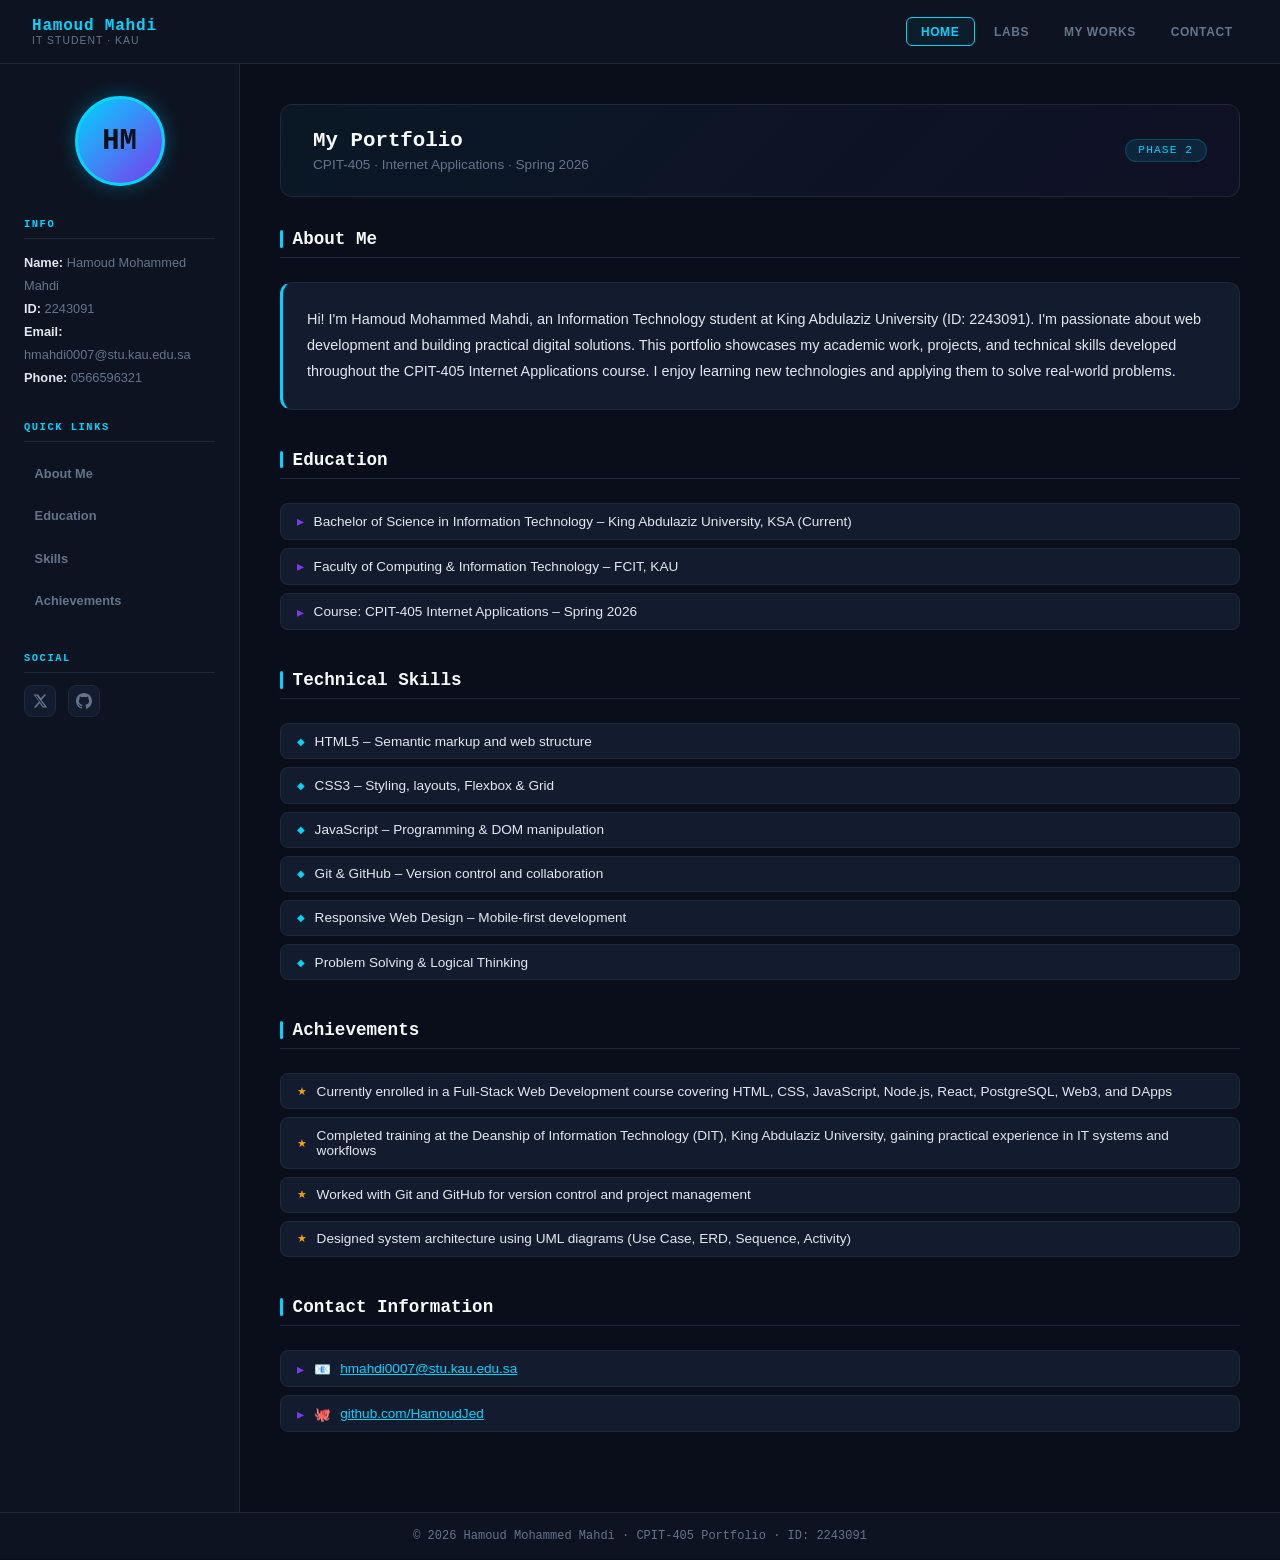
<file: index.html>
<!DOCTYPE html>
<html lang="en">
<head>
  <meta charset="UTF-8" />
  <meta name="viewport" content="width=device-width, initial-scale=1.0" />
  <title>Hamoud Mahdi – Portfolio</title>
  <link rel="stylesheet" href="./style.css" />
</head>
<body>

  <header>
    <div class="logo">
      <span class="logo-name">Hamoud Mahdi</span>
      <span class="logo-role">IT Student · KAU</span>
    </div>
    <nav>
      <a href="index.html" class="active">Home</a>
      <a href="labs.html">Labs</a>
      <a href="myworks.html">My Works</a>
      <a href="contact.html">Contact</a>
    </nav>
  </header>

  <div class="layout">

    <aside class="sidebar">
      <div class="profile-img">HM</div>

      <div class="sidebar-section">
        <h3>Info</h3>
        <p><strong style="color:var(--text)">Name:</strong> Hamoud Mohammed Mahdi</p>
        <p><strong style="color:var(--text)">ID:</strong> 2243091</p>
        <p><strong style="color:var(--text)">Email:</strong></p>
        <a href="mailto:hmahdi0007@stu.kau.edu.sa">hmahdi0007@stu.kau.edu.sa</a>
        <p><strong style="color:var(--text)">Phone:</strong> 0566596321</p>
      </div>

      <div class="sidebar-section">
        <h3>Quick Links</h3>
        <div class="sidebar-links">
          <a href="#about">About Me</a>
          <a href="#education">Education</a>
          <a href="#skills">Skills</a>
          <a href="#achievements">Achievements</a>
        </div>
      </div>

      <div class="sidebar-section">
        <h3>Social</h3>
        <div class="social-icons">
          <a href="https://x.com/7modJed" target="_blank" title="X (Twitter)">
            <svg width="16" height="16" fill="currentColor" viewBox="0 0 24 24">
              <path d="M18.244 2.25h3.308l-7.227 8.26 8.502 11.24H16.17l-4.714-6.231-5.401 6.231H2.747l7.73-8.835L2.25 2.25h6.928l4.259 5.632L18.244 2.25zm-1.161 17.52h1.833L7.084 4.126H5.117z"/>
            </svg>
          </a>
          <a href="https://github.com/HamoudJed" target="_blank" title="GitHub">
            <svg width="16" height="16" fill="currentColor" viewBox="0 0 24 24">
              <path d="M12 0C5.37 0 0 5.37 0 12c0 5.3 3.438 9.8 8.205 11.385.6.113.82-.258.82-.577 0-.285-.01-1.04-.015-2.04-3.338.724-4.042-1.61-4.042-1.61C4.422 18.07 3.633 17.7 3.633 17.7c-1.087-.744.084-.729.084-.729 1.205.084 1.838 1.236 1.838 1.236 1.07 1.835 2.809 1.305 3.495.998.108-.776.417-1.305.76-1.605-2.665-.3-5.466-1.332-5.466-5.93 0-1.31.465-2.38 1.235-3.22-.135-.303-.54-1.523.105-3.176 0 0 1.005-.322 3.3 1.23.96-.267 1.98-.399 3-.405 1.02.006 2.04.138 3 .405 2.28-1.552 3.285-1.23 3.285-1.23.645 1.653.24 2.873.12 3.176.765.84 1.23 1.91 1.23 3.22 0 4.61-2.805 5.625-5.475 5.92.42.36.81 1.096.81 2.22 0 1.606-.015 2.896-.015 3.286 0 .315.21.69.825.57C20.565 21.795 24 17.295 24 12c0-6.63-5.37-12-12-12"/>
            </svg>
          </a>
        </div>
      </div>
    </aside>

    <main>

      <div class="page-hero">
        <div>
          <h1>My Portfolio</h1>
          <p>CPIT-405 · Internet Applications · Spring 2026</p>
        </div>
        <span class="page-hero-tag">PHASE 2</span>
      </div>

      <section id="about">
        <h2 class="section-title">About Me</h2>
        <div class="section-divider"></div>
        <div class="about-text">
          Hi! I'm Hamoud Mohammed Mahdi, an Information Technology student at King Abdulaziz University (ID: 2243091).
          I'm passionate about web development and building practical digital solutions. This portfolio showcases my
          academic work, projects, and technical skills developed throughout the CPIT-405 Internet Applications course.
          I enjoy learning new technologies and applying them to solve real-world problems.
        </div>
      </section>

      <section id="education">
        <h2 class="section-title">Education</h2>
        <div class="section-divider"></div>
        <ul class="edu-list">
          <li>Bachelor of Science in Information Technology – King Abdulaziz University, KSA (Current)</li>
          <li>Faculty of Computing &amp; Information Technology – FCIT, KAU</li>
          <li>Course: CPIT-405 Internet Applications – Spring 2026</li>
        </ul>
      </section>

      <section id="skills">
        <h2 class="section-title">Technical Skills</h2>
        <div class="section-divider"></div>
        <ul class="skill-list">
          <li>HTML5 – Semantic markup and web structure</li>
          <li>CSS3 – Styling, layouts, Flexbox &amp; Grid</li>
          <li>JavaScript – Programming &amp; DOM manipulation</li>
          <li>Git &amp; GitHub – Version control and collaboration</li>
          <li>Responsive Web Design – Mobile-first development</li>
          <li>Problem Solving &amp; Logical Thinking</li>
        </ul>
      </section>

      <section id="achievements">
        <h2 class="section-title">Achievements</h2>
        <div class="section-divider"></div>
        <ul class="achieve-list">
          <li>Currently enrolled in a Full-Stack Web Development course covering HTML, CSS, JavaScript, Node.js, React, PostgreSQL, Web3, and DApps</li>
          <li>Completed training at the Deanship of Information Technology (DIT), King Abdulaziz University, gaining practical experience in IT systems and workflows</li>
          <li>Worked with Git and GitHub for version control and project management</li>
          <li>Designed system architecture using UML diagrams (Use Case, ERD, Sequence, Activity)</li>
        </ul>
      </section>

      <section id="contact-info">
        <h2 class="section-title">Contact Information</h2>
        <div class="section-divider"></div>
        <ul class="edu-list">
          <li>📧 <a href="mailto:hmahdi0007@stu.kau.edu.sa" style="color:var(--accent)">hmahdi0007@stu.kau.edu.sa</a></li>
          <li>🐙 <a href="https://github.com/HamoudJed" target="_blank" style="color:var(--accent)">github.com/HamoudJed</a></li>
        </ul>
      </section>

    </main>
  </div>

  <footer>
    <p>© 2026 Hamoud Mohammed Mahdi · CPIT-405 Portfolio · ID: 2243091</p>
  </footer>

</body>
</html>
</file>
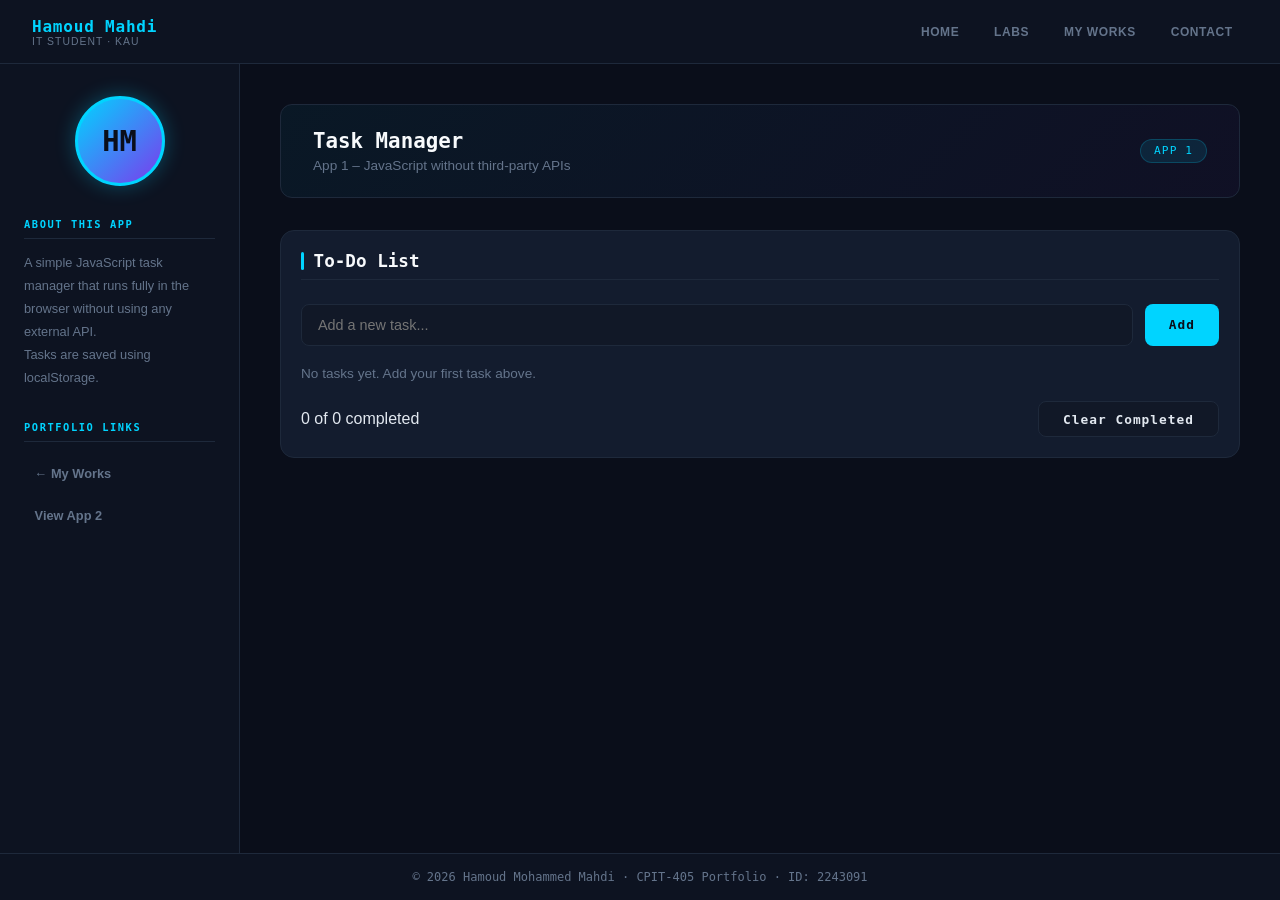
<file: app1.html>
<!DOCTYPE html>
<html lang="en">
<head>
  <meta charset="UTF-8" />
  <meta name="viewport" content="width=device-width, initial-scale=1.0" />
  <title>Task Manager – Hamoud Mahdi</title>
  <link rel="stylesheet" href="./style.css" />
</head>
<body>

  <header>
    <div class="logo">
      <span class="logo-name">Hamoud Mahdi</span>
      <span class="logo-role">IT Student · KAU</span>
    </div>
    <nav>
      <a href="index.html">Home</a>
      <a href="labs.html">Labs</a>
      <a href="myworks.html">My Works</a>
      <a href="contact.html">Contact</a>
    </nav>
  </header>

  <div class="layout">
    <aside class="sidebar">
      <div class="profile-img">HM</div>

      <div class="sidebar-section">
        <h3>About This App</h3>
        <p>A simple JavaScript task manager that runs fully in the browser without using any external API.</p>
        <p>Tasks are saved using localStorage.</p>
      </div>

      <div class="sidebar-section">
        <h3>Portfolio Links</h3>
        <div class="sidebar-links">
          <a href="myworks.html">← My Works</a>
          <a href="app2.html">View App 2</a>
        </div>
      </div>
    </aside>

    <main>
      <div class="page-hero">
        <div>
          <h1>Task Manager</h1>
          <p>App 1 – JavaScript without third-party APIs</p>
        </div>
        <span class="page-hero-tag">APP 1</span>
      </div>

      <section class="app-panel">
        <h2 class="section-title">To-Do List</h2>
        <div class="section-divider"></div>

        <form id="taskForm" class="task-form">
          <input id="taskInput" type="text" placeholder="Add a new task..." aria-label="Task name" />
          <button class="btn btn-primary" type="submit">Add</button>
        </form>

        <div id="taskList" class="task-list"></div>

        <div class="app-actions">
          <p id="taskCounter">0 tasks</p>
          <button id="clearCompleted" class="btn btn-secondary" type="button">Clear Completed</button>
        </div>
      </section>
    </main>
  </div>

  <footer>
    <p>© 2026 Hamoud Mohammed Mahdi · CPIT-405 Portfolio · ID: 2243091</p>
  </footer>

  <script>
    const taskForm = document.getElementById('taskForm');
    const taskInput = document.getElementById('taskInput');
    const taskList = document.getElementById('taskList');
    const taskCounter = document.getElementById('taskCounter');
    const clearCompleted = document.getElementById('clearCompleted');

    let tasks = JSON.parse(localStorage.getItem('portfolioTasks')) || [];

    function saveTasks() {
      localStorage.setItem('portfolioTasks', JSON.stringify(tasks));
    }

    function renderTasks() {
      taskList.innerHTML = '';

      if (tasks.length === 0) {
        taskList.innerHTML = '<p class="empty-message">No tasks yet. Add your first task above.</p>';
      }

      tasks.forEach((task, index) => {
        const item = document.createElement('div');
        item.className = task.completed ? 'task-item completed' : 'task-item';

        item.innerHTML = `
          <label>
            <input type="checkbox" ${task.completed ? 'checked' : ''} data-index="${index}" />
            <span>${task.text}</span>
          </label>
          <button type="button" data-delete="${index}" aria-label="Delete task">×</button>
        `;

        taskList.appendChild(item);
      });

      const completedCount = tasks.filter(task => task.completed).length;
      taskCounter.textContent = `${completedCount} of ${tasks.length} completed`;
    }

    taskForm.addEventListener('submit', event => {
      event.preventDefault();
      const text = taskInput.value.trim();

      if (!text) {
        taskInput.focus();
        return;
      }

      tasks.push({ text, completed: false });
      taskInput.value = '';
      saveTasks();
      renderTasks();
    });

    taskList.addEventListener('click', event => {
      const checkboxIndex = event.target.dataset.index;
      const deleteIndex = event.target.dataset.delete;

      if (checkboxIndex !== undefined) {
        tasks[checkboxIndex].completed = event.target.checked;
        saveTasks();
        renderTasks();
      }

      if (deleteIndex !== undefined) {
        tasks.splice(deleteIndex, 1);
        saveTasks();
        renderTasks();
      }
    });

    clearCompleted.addEventListener('click', () => {
      tasks = tasks.filter(task => !task.completed);
      saveTasks();
      renderTasks();
    });

    renderTasks();
  </script>

</body>
</html>
</file>
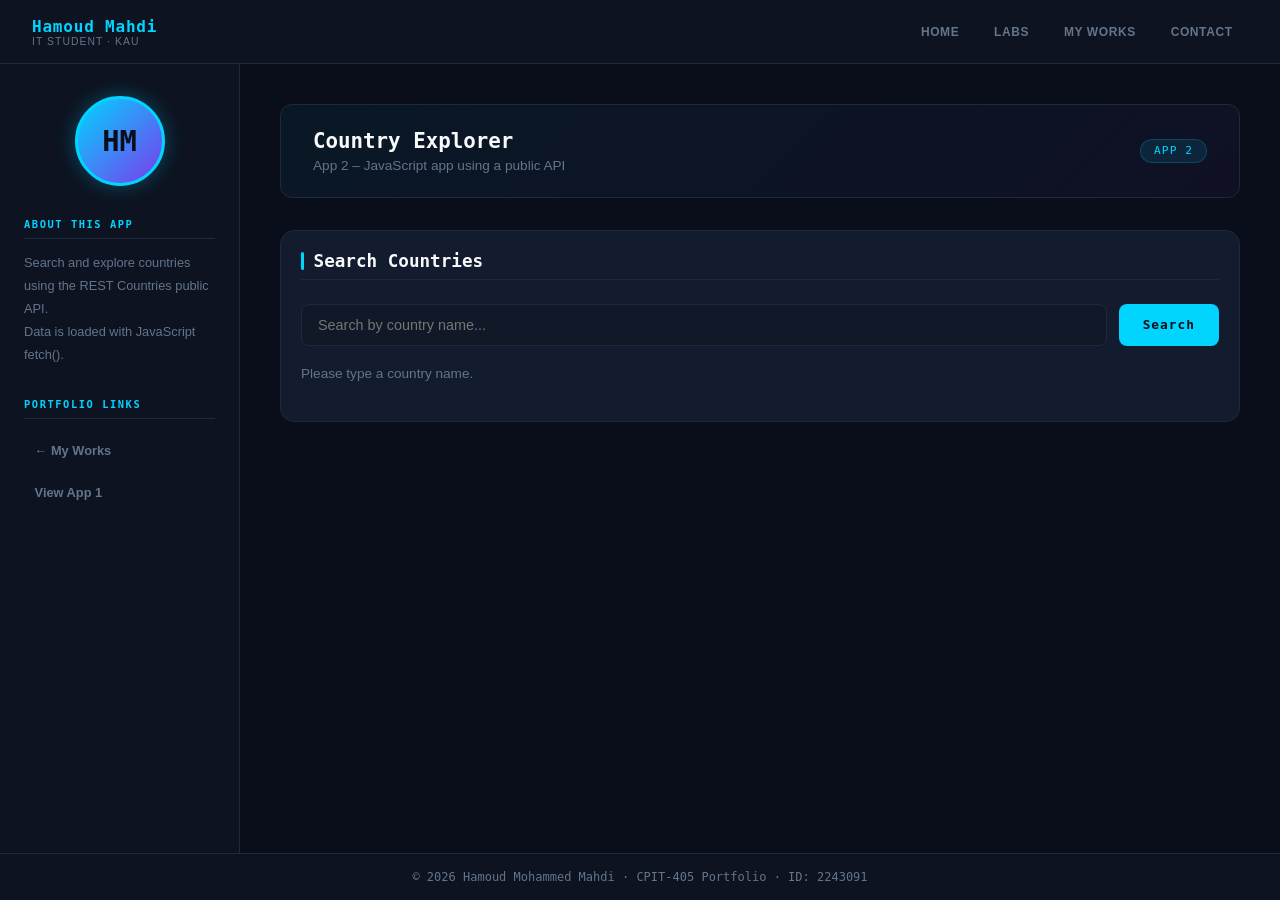
<file: app2.html>
<!DOCTYPE html>
<html lang="en">
<head>
  <meta charset="UTF-8" />
  <meta name="viewport" content="width=device-width, initial-scale=1.0" />
  <title>Country Explorer – Hamoud Mahdi</title>
  <link rel="stylesheet" href="./style.css" />
</head>
<body>

  <header>
    <div class="logo">
      <span class="logo-name">Hamoud Mahdi</span>
      <span class="logo-role">IT Student · KAU</span>
    </div>
    <nav>
      <a href="index.html">Home</a>
      <a href="labs.html">Labs</a>
      <a href="myworks.html">My Works</a>
      <a href="contact.html">Contact</a>
    </nav>
  </header>

  <div class="layout">
    <aside class="sidebar">
      <div class="profile-img">HM</div>

      <div class="sidebar-section">
        <h3>About This App</h3>
        <p>Search and explore countries using the REST Countries public API.</p>
        <p>Data is loaded with JavaScript fetch().</p>
      </div>

      <div class="sidebar-section">
        <h3>Portfolio Links</h3>
        <div class="sidebar-links">
          <a href="myworks.html">← My Works</a>
          <a href="app1.html">View App 1</a>
        </div>
      </div>
    </aside>

    <main>
      <div class="page-hero">
        <div>
          <h1>Country Explorer</h1>
          <p>App 2 – JavaScript app using a public API</p>
        </div>
        <span class="page-hero-tag">APP 2</span>
      </div>

      <section class="app-panel">
        <h2 class="section-title">Search Countries</h2>
        <div class="section-divider"></div>

        <form id="countryForm" class="task-form">
          <input id="countryInput" type="text" placeholder="Search by country name..." aria-label="Country name" />
          <button class="btn btn-primary" type="submit">Search</button>
        </form>

        <p id="statusMessage" class="status-message"></p>
        <div id="countriesGrid" class="countries-grid"></div>
      </section>
    </main>
  </div>

  <footer>
    <p>© 2026 Hamoud Mohammed Mahdi · CPIT-405 Portfolio · ID: 2243091</p>
  </footer>

  <script>
    const countryForm = document.getElementById('countryForm');
    const countryInput = document.getElementById('countryInput');
    const statusMessage = document.getElementById('statusMessage');
    const countriesGrid = document.getElementById('countriesGrid');

    function formatNumber(value) {
      return value ? value.toLocaleString() : 'Unknown';
    }

    function getLanguages(languages) {
      if (!languages) return 'Unknown';
      return Object.values(languages).slice(0, 3).join(', ');
    }

    function renderCountries(countries) {
      countriesGrid.innerHTML = '';

      if (!countries || countries.length === 0) {
        statusMessage.textContent = 'No countries found. Try a different name.';
        return;
      }

      statusMessage.textContent = `${countries.length} result(s) found`;

      countries.slice(0, 12).forEach(country => {
        const card = document.createElement('article');
        card.className = 'country-card';

        card.innerHTML = `
          <img src="${country.flags.svg}" alt="Flag of ${country.name.common}" />
          <h3>${country.name.common}</h3>
          <p>📍 ${country.capital ? country.capital[0] : 'No capital listed'}</p>
          <p>🌍 ${country.region}</p>
          <p>👥 ${formatNumber(country.population)}</p>
          <p>🗣️ ${getLanguages(country.languages)}</p>
        `;

        countriesGrid.appendChild(card);
      });
    }

    async function searchCountries(name) {
      const query = name.trim();

      if (!query) {
        statusMessage.textContent = 'Please type a country name.';
        countriesGrid.innerHTML = '';
        return;
      }

      statusMessage.textContent = 'Loading countries...';
      countriesGrid.innerHTML = '';

      try {
        const response = await fetch(`https://restcountries.com/v3.1/name/${encodeURIComponent(query)}`);

        if (!response.ok) {
          if (response.status === 404) {
            renderCountries([]);
            return;
          }
          throw new Error('Unable to load countries.');
        }

        const data = await response.json();
        const normalizedQuery = query.toLowerCase();

        const filteredData = data.filter(country =>
                country.name.common.toLowerCase().startsWith(normalizedQuery) ||
                (country.name.official && country.name.official.toLowerCase().startsWith(normalizedQuery))
        );

        renderCountries(filteredData);
      } catch (error) {
        statusMessage.textContent = 'Error: Could not fetch country data. Please check your internet connection and try again.';
      }
    }

    countryForm.addEventListener('submit', event => {
      event.preventDefault();
      searchCountries(countryInput.value);
    });

    searchCountries(countryInput.value);
  </script>

</body>
</html>
</file>
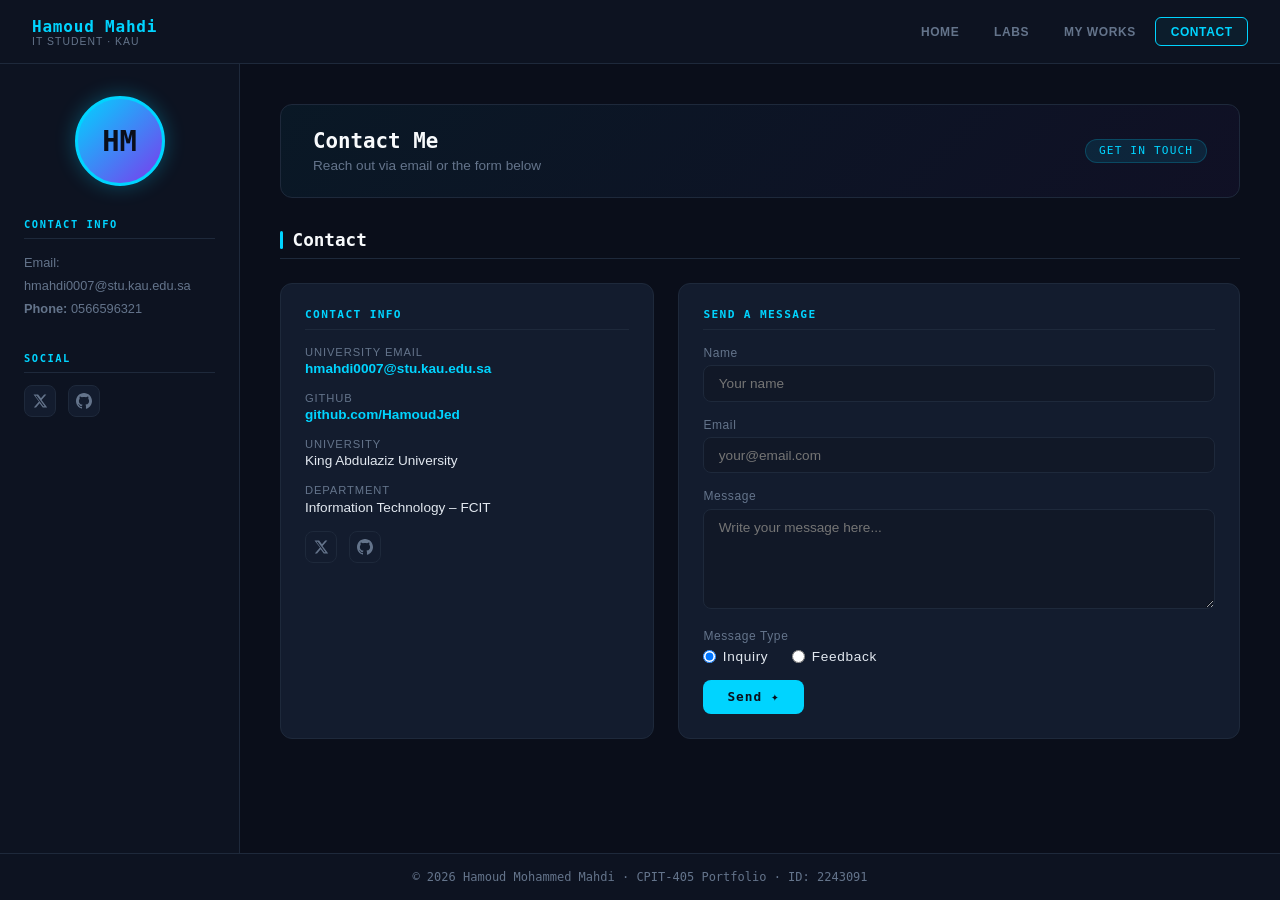
<file: contact.html>
<!DOCTYPE html>
<html lang="en">
<head>
  <meta charset="UTF-8" />
  <meta name="viewport" content="width=device-width, initial-scale=1.0" />
  <title>Contact – Hamoud Mahdi</title>
  <link rel="stylesheet" href="./style.css" />
</head>
<body>

  <header>
    <div class="logo">
      <span class="logo-name">Hamoud Mahdi</span>
      <span class="logo-role">IT Student · KAU</span>
    </div>
    <nav>
      <a href="index.html">Home</a>
      <a href="labs.html">Labs</a>
      <a href="myworks.html">My Works</a>
      <a href="contact.html" class="active">Contact</a>
    </nav>
  </header>

  <div class="layout">

    <aside class="sidebar">
      <div class="profile-img">HM</div>

      <div class="sidebar-section">
        <h3>Contact Info</h3>
        <p>Email:</p>
        <a href="mailto:hmahdi0007@stu.kau.edu.sa">hmahdi0007@stu.kau.edu.sa</a>
        <p><strong  >Phone:</strong> 0566596321</p>
      </div>

      <div class="sidebar-section">
        <h3>Social</h3>
        <div class="social-icons">
          <a href="https://x.com/7modJed" target="_blank" title="X (Twitter)">
            <svg width="16" height="16" fill="currentColor" viewBox="0 0 24 24">
              <path d="M18.244 2.25h3.308l-7.227 8.26 8.502 11.24H16.17l-4.714-6.231-5.401 6.231H2.747l7.73-8.835L2.25 2.25h6.928l4.259 5.632L18.244 2.25zm-1.161 17.52h1.833L7.084 4.126H5.117z"/>
            </svg>
          </a>
          <a href="https://github.com/HamoudJed" target="_blank" title="GitHub">
            <svg width="16" height="16" fill="currentColor" viewBox="0 0 24 24">
              <path d="M12 0C5.37 0 0 5.37 0 12c0 5.3 3.438 9.8 8.205 11.385.6.113.82-.258.82-.577 0-.285-.01-1.04-.015-2.04-3.338.724-4.042-1.61-4.042-1.61C4.422 18.07 3.633 17.7 3.633 17.7c-1.087-.744.084-.729.084-.729 1.205.084 1.838 1.236 1.838 1.236 1.07 1.835 2.809 1.305 3.495.998.108-.776.417-1.305.76-1.605-2.665-.3-5.466-1.332-5.466-5.93 0-1.31.465-2.38 1.235-3.22-.135-.303-.54-1.523.105-3.176 0 0 1.005-.322 3.3 1.23.96-.267 1.98-.399 3-.405 1.02.006 2.04.138 3 .405 2.28-1.552 3.285-1.23 3.285-1.23.645 1.653.24 2.873.12 3.176.765.84 1.23 1.91 1.23 3.22 0 4.61-2.805 5.625-5.475 5.92.42.36.81 1.096.81 2.22 0 1.606-.015 2.896-.015 3.286 0 .315.21.69.825.57C20.565 21.795 24 17.295 24 12c0-6.63-5.37-12-12-12"/>
            </svg>
          </a>
        </div>
      </div>
    </aside>

    <main>

      <div class="page-hero">
        <div>
          <h1>Contact Me</h1>
          <p>Reach out via email or the form below</p>
        </div>
        <span class="page-hero-tag">GET IN TOUCH</span>
      </div>

      <section>
        <h2 class="section-title">Contact</h2>
        <div class="section-divider"></div>

        <div class="contact-grid">

          <div class="contact-info-box">
            <h3>Contact Info</h3>

            <div class="contact-item">
              <label>University Email</label>
              <a href="mailto:hmahdi0007@stu.kau.edu.sa">hmahdi0007@stu.kau.edu.sa</a>
            </div>

            <div class="contact-item">
              <label>GitHub</label>
              <a href="https://github.com/HamoudJed" target="_blank">github.com/HamoudJed</a>
            </div>

            <div class="contact-item">
              <label>University</label>
              <span style="font-size:0.85rem;color:var(--text)">King Abdulaziz University</span>
            </div>

            <div class="contact-item">
              <label>Department</label>
              <span style="font-size:0.85rem;color:var(--text)">Information Technology – FCIT</span>
            </div>

            <div class="social-icons" style="margin-top:1rem">
              <a href="https://x.com/7modJed" target="_blank" title="X (Twitter)">
                <svg width="16" height="16" fill="currentColor" viewBox="0 0 24 24"><path d="M18.244 2.25h3.308l-7.227 8.26 8.502 11.24H16.17l-4.714-6.231-5.401 6.231H2.747l7.73-8.835L2.25 2.25h6.928l4.259 5.632L18.244 2.25zm-1.161 17.52h1.833L7.084 4.126H5.117z"/></svg>
              </a>
              <a href="https://github.com/HamoudJed" target="_blank" title="GitHub">
                <svg width="16" height="16" fill="currentColor" viewBox="0 0 24 24">
                  <path d="M12 0C5.37 0 0 5.37 0 12c0 5.3 3.438 9.8 8.205 11.385.6.113.82-.258.82-.577 0-.285-.01-1.04-.015-2.04-3.338.724-4.042-1.61-4.042-1.61C4.422 18.07 3.633 17.7 3.633 17.7c-1.087-.744.084-.729.084-.729 1.205.084 1.838 1.236 1.838 1.236 1.07 1.835 2.809 1.305 3.495.998.108-.776.417-1.305.76-1.605-2.665-.3-5.466-1.332-5.466-5.93 0-1.31.465-2.38 1.235-3.22-.135-.303-.54-1.523.105-3.176 0 0 1.005-.322 3.3 1.23.96-.267 1.98-.399 3-.405 1.02.006 2.04.138 3 .405 2.28-1.552 3.285-1.23 3.285-1.23.645 1.653.24 2.873.12 3.176.765.84 1.23 1.91 1.23 3.22 0 4.61-2.805 5.625-5.475 5.92.42.36.81 1.096.81 2.22 0 1.606-.015 2.896-.015 3.286 0 .315.21.69.825.57C20.565 21.795 24 17.295 24 12c0-6.63-5.37-12-12-12"/>
                </svg>
              </a>
            </div>
          </div>

          <div class="contact-form-box">
            <h3>Send a Message</h3>
            <form action="https://api.web3forms.com/submit" method="POST">
              <input type="hidden" name="access_key" value="d82d8c51-a17a-46a7-ad65-fec5d5646048" />
              <input type="hidden" name="subject" value="Portfolio Contact – Hamoud Mahdi" />
              <input type="hidden" name="redirect" value="success.html" />

              <div class="form-group">
                <label for="name">Name</label>
                <input type="text" id="name" name="name" placeholder="Your name" required />
              </div>

              <div class="form-group">
                <label for="email">Email</label>
                <input type="email" id="email" name="email" placeholder="your@email.com" required />
              </div>

              <div class="form-group">
                <label for="message">Message</label>
                <textarea id="message" name="message" placeholder="Write your message here..." required></textarea>
              </div>

              <div class="form-group">
                <label>Message Type</label>
                <div class="radio-group">
                  <label>
                    <input type="radio" name="message_type" value="Inquiry" checked /> Inquiry
                  </label>
                  <label>
                    <input type="radio" name="message_type" value="Feedback" /> Feedback
                  </label>
                </div>
              </div>

              <button type="submit" class="btn btn-primary">Send ✦</button>
            </form>
          </div>

        </div>
      </section>

    </main>
  </div>

  <footer>
    <p>© 2026 Hamoud Mohammed Mahdi · CPIT-405 Portfolio · ID: 2243091</p>
  </footer>

</body>
</html>
</file>
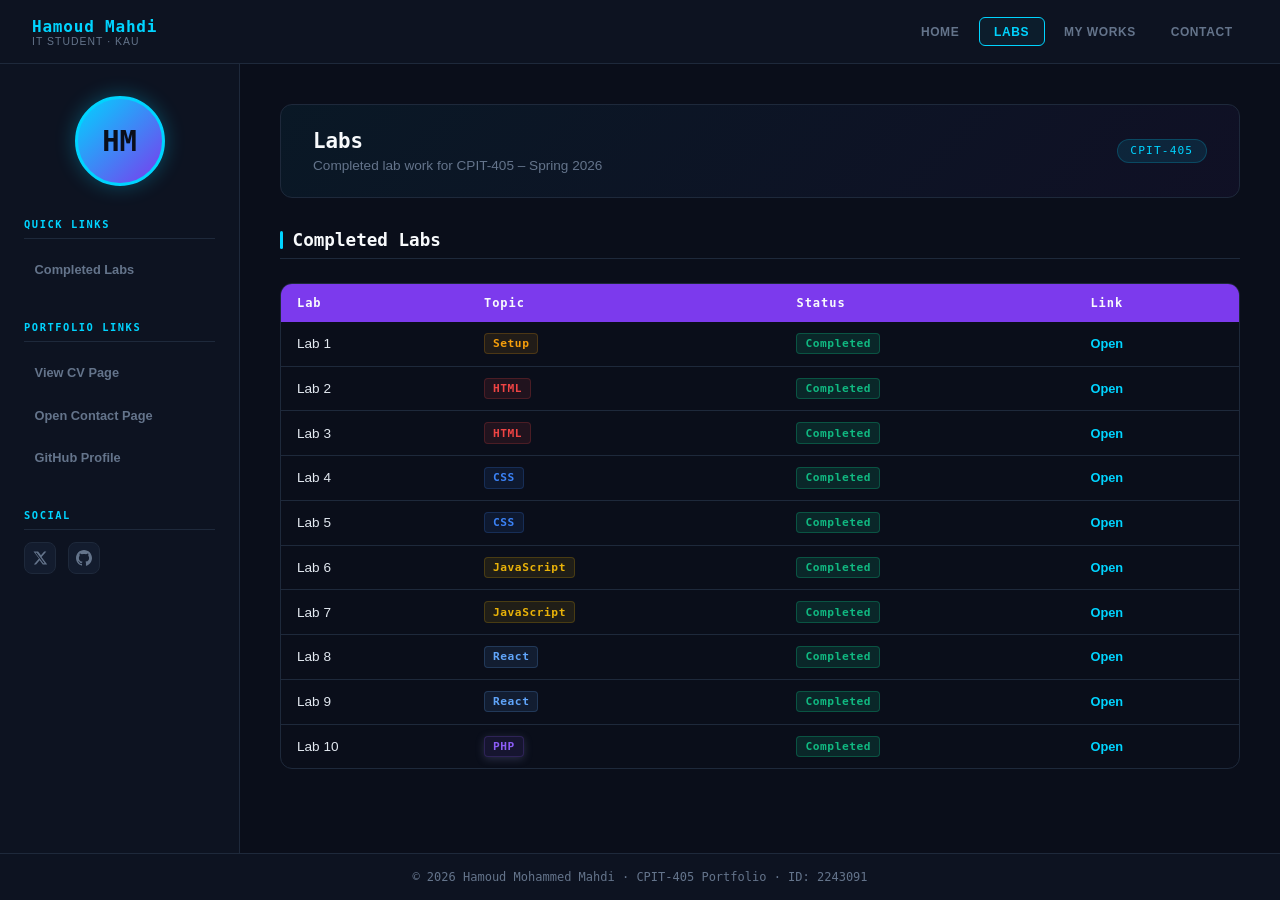
<file: labs.html>
<!DOCTYPE html>
<html lang="en">
<head>
  <meta charset="UTF-8" />
  <meta name="viewport" content="width=device-width, initial-scale=1.0" />
  <title>Labs & Projects – Hamoud Mahdi</title>
  <link rel="stylesheet" href="./style.css" />
</head>
<body>

  <header>
    <div class="logo">
      <span class="logo-name">Hamoud Mahdi</span>
      <span class="logo-role">IT Student · KAU</span>
    </div>
    <nav>
      <a href="index.html">Home</a>
      <a href="labs.html" class="active">Labs</a>
      <a href="myworks.html">My Works</a>
      <a href="contact.html">Contact</a>
    </nav>
  </header>

  <div class="layout">

    <aside class="sidebar">
      <div class="profile-img">HM</div>

      <div class="sidebar-section">
        <h3>Quick Links</h3>
        <div class="sidebar-links">
          <a href="#completed-labs">Completed Labs</a>
                  </div>
      </div>

      <div class="sidebar-section">
        <h3>Portfolio Links</h3>
        <div class="sidebar-links">
          <a href="index.html">View CV Page</a>
          <a href="contact.html">Open Contact Page</a>
          <a href="https://github.com/HamoudJed" target="_blank">GitHub Profile</a>
        </div>
      </div>

      <div class="sidebar-section">
        <h3>Social</h3>
        <div class="social-icons">
          <a href="https://x.com/7modJed" target="_blank" title="X (Twitter)">
            <svg width="16" height="16" fill="currentColor" viewBox="0 0 24 24">
              <path d="M18.244 2.25h3.308l-7.227 8.26 8.502 11.24H16.17l-4.714-6.231-5.401 6.231H2.747l7.73-8.835L2.25 2.25h6.928l4.259 5.632L18.244 2.25zm-1.161 17.52h1.833L7.084 4.126H5.117z"/>
            </svg>
          </a>
          <a href="https://github.com/HamoudJed" target="_blank" title="GitHub">
            <svg width="16" height="16" fill="currentColor" viewBox="0 0 24 24">
              <path d="M12 0C5.37 0 0 5.37 0 12c0 5.3 3.438 9.8 8.205 11.385.6.113.82-.258.82-.577 0-.285-.01-1.04-.015-2.04-3.338.724-4.042-1.61-4.042-1.61C4.422 18.07 3.633 17.7 3.633 17.7c-1.087-.744.084-.729.084-.729 1.205.084 1.838 1.236 1.838 1.236 1.07 1.835 2.809 1.305 3.495.998.108-.776.417-1.305.76-1.605-2.665-.3-5.466-1.332-5.466-5.93 0-1.31.465-2.38 1.235-3.22-.135-.303-.54-1.523.105-3.176 0 0 1.005-.322 3.3 1.23.96-.267 1.98-.399 3-.405 1.02.006 2.04.138 3 .405 2.28-1.552 3.285-1.23 3.285-1.23.645 1.653.24 2.873.12 3.176.765.84 1.23 1.91 1.23 3.22 0 4.61-2.805 5.625-5.475 5.92.42.36.81 1.096.81 2.22 0 1.606-.015 2.896-.015 3.286 0 .315.21.69.825.57C20.565 21.795 24 17.295 24 12c0-6.63-5.37-12-12-12"/>
            </svg>
          </a>
        </div>
      </div>
    </aside>

    <main>

      <div class="page-hero">
        <div>
          <h1>Labs</h1>
          <p>Completed lab work for CPIT-405 – Spring 2026</p>
        </div>
        <span class="page-hero-tag">CPIT-405</span>
      </div>

      <section id="completed-labs">
        <h2 class="section-title">Completed Labs</h2>
        <div class="section-divider"></div>
        <div class="table-wrapper">
          <table>
            <thead>
              <tr>
                <th>Lab</th>
                <th>Topic</th>
                <th>Status</th>
                <th>Link</th>
              </tr>
            </thead>
            <tbody>
              <tr>
                <td>Lab 1</td>
                <td><span class="badge badge-setup">Setup</span></td>
                <td><span class="badge badge-completed">Completed</span></td>
                <td><a href="https://github.com/HamoudJed" target="_blank">Open</a></td>
              </tr>
              <tr>
                <td>Lab 2</td>
                <td><span class="badge badge-html">HTML</span></td>
                <td><span class="badge badge-completed">Completed</span></td>
                <td><a href="https://hamoudjed.github.io/CPIT-405_IT1_fall25/lab2/index.html" target="_blank">Open</a></td>
              </tr>
              <tr>
                <td>Lab 3</td>
                <td><span class="badge badge-html">HTML</span></td>
                <td><span class="badge badge-completed">Completed</span></td>
                <td><a href="https://hamoudjed.github.io/CPIT-405_IT1_fall25/lab3/index.html" target="_blank">Open</a></td>
              </tr>
              <tr>
                <td>Lab 4</td>
                <td><span class="badge badge-css">CSS</span></td>
                <td><span class="badge badge-completed">Completed</span></td>
                <td><a href="https://hamoudjed.github.io/CPIT-405_IT1_fall25/lab4/index.html" target="_blank">Open</a></td>
              </tr>
              <tr>
                <td>Lab 5</td>
                <td><span class="badge badge-css">CSS</span></td>
                <td><span class="badge badge-completed">Completed</span></td>
                <td><a href="https://hamoudjed.github.io/CPIT-405_IT1_fall25/lab5/index.html" target="_blank">Open</a></td>
              </tr>
              <tr>
                <td>Lab 6</td>
                <td><span class="badge badge-js">JavaScript</span></td>
                <td><span class="badge badge-completed">Completed</span></td>
                <td><a href="https://hamoudjed.github.io/CPIT-405_IT1_fall25/lab6/index.html" target="_blank">Open</a></td>
              </tr>
              <tr>
                <td>Lab 7</td>
                <td><span class="badge badge-js">JavaScript</span></td>
                <td><span class="badge badge-completed">Completed</span></td>
                <td><a href="https://hamoudjed.github.io/CPIT-405_IT1_fall25/lab7/index.html" target="_blank">Open</a></td>
              </tr>
              <tr>
                <td>Lab 8</td>
                <td><span class="badge badge-react">React</span></td>
                <td><span class="badge badge-completed">Completed</span></td>
                <td><a href="https://github.com/HamoudJed/CPIT-405_IT1_fall25" target="_blank">Open</a></td>
              </tr>
              <tr>
                <td>Lab 9</td>
                <td><span class="badge badge-react">React</span></td>
                <td><span class="badge badge-completed">Completed</span></td>
                <td><a href="https://github.com/HamoudJed/CPIT-405_IT1_fall25" target="_blank">Open</a></td>
              </tr>
              <tr>
                <td>Lab 10</td>
                <td><span class="badge badge-php">PHP</span></td>
                <td><span class="badge badge-completed">Completed</span></td>
                <td><a href="https://github.com/HamoudJed/CPIT-405_IT1_fall25" target="_blank">Open</a></td>
              </tr>
            </tbody>
          </table>
        </div>
      </section>

    </main>
  </div>

  <footer>
    <p>© 2026 Hamoud Mohammed Mahdi · CPIT-405 Portfolio · ID: 2243091</p>
  </footer>

</body>
</html>
</file>
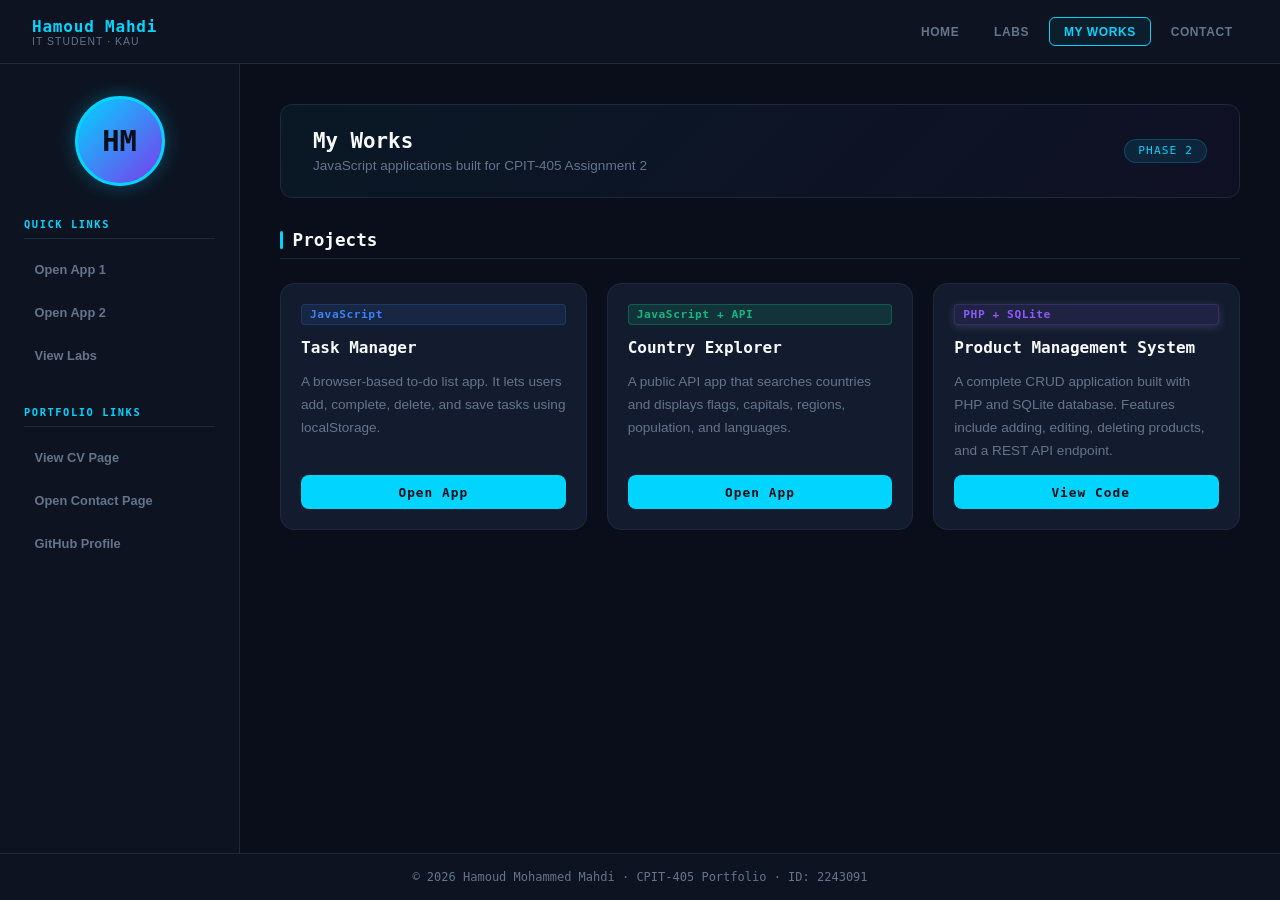
<file: myworks.html>
<!DOCTYPE html>
<html lang="en">
<head>
  <meta charset="UTF-8" />
  <meta name="viewport" content="width=device-width, initial-scale=1.0" />
  <title>My Works – Hamoud Mahdi</title>
  <link rel="stylesheet" href="./style.css" />
</head>
<body>

  <header>
    <div class="logo">
      <span class="logo-name">Hamoud Mahdi</span>
      <span class="logo-role">IT Student · KAU</span>
    </div>
    <nav>
      <a href="index.html">Home</a>
      <a href="labs.html">Labs</a>
      <a href="myworks.html" class="active">My Works</a>
      <a href="contact.html">Contact</a>
    </nav>
  </header>

  <div class="layout">
    <aside class="sidebar">
      <div class="profile-img">HM</div>

      <div class="sidebar-section">
        <h3>Quick Links</h3>
        <div class="sidebar-links">
          <a href="app1.html">Open App 1</a>
          <a href="app2.html">Open App 2</a>
          <a href="labs.html">View Labs</a>
        </div>
      </div>

      <div class="sidebar-section">
        <h3>Portfolio Links</h3>
        <div class="sidebar-links">
          <a href="index.html">View CV Page</a>
          <a href="contact.html">Open Contact Page</a>
          <a href="https://github.com/HamoudJed" target="_blank">GitHub Profile</a>
        </div>
      </div>
    </aside>

    <main>
      <div class="page-hero">
        <div>
          <h1>My Works</h1>
          <p>JavaScript applications built for CPIT-405 Assignment 2</p>
        </div>
        <span class="page-hero-tag">PHASE 2</span>
      </div>

      <section>
        <h2 class="section-title">Projects</h2>
        <div class="section-divider"></div>

        <div class="works-grid">
          <article class="work-card">
            <span class="badge badge-css">JavaScript</span>
            <h3>Task Manager</h3>
            <p>A browser-based to-do list app. It lets users add, complete, delete, and save tasks using localStorage.</p>
            <a class="btn btn-primary" href="app1.html">Open App</a>
          </article>

          <article class="work-card">
            <span class="badge badge-completed">JavaScript + API</span>
            <h3>Country Explorer</h3>
            <p>A public API app that searches countries and displays flags, capitals, regions, population, and languages.</p>
            <a class="btn btn-primary" href="app2.html">Open App</a>
          </article>

          <article class="work-card">
            <span class="badge badge-php">PHP + SQLite</span>
            <h3>Product Management System</h3>
            <p>A complete CRUD application built with PHP and SQLite database. Features include adding, editing, deleting products, and a REST API endpoint.</p>
            <a class="btn btn-primary" href="https://github.com/HamoudJed/Assignment-Phase-3" target="_blank">
              <i class="fab fa-github"></i> View Code
            </a>
          </article>
        </div>
      </section>
    </main>
  </div>

  <footer>
    <p>© 2026 Hamoud Mohammed Mahdi · CPIT-405 Portfolio · ID: 2243091</p>
  </footer>

</body>
</html>
</file>
<file: style.css>
:root {
  --bg: #0a0e1a;
  --bg2: #111827;
  --sidebar: #0d1321;
  --accent: #00d4ff;
  --accent2: #7c3aed;
  --text: #e2e8f0;
  --muted: #64748b;
  --border: #1e293b;
  --card: #131c2e;
  --white: #f8fafc;
}

* {
  margin: 0;
  padding: 0;
  box-sizing: border-box;
}

body {
  font-family: 'Sora', sans-serif;
  background: var(--bg);
  color: var(--text);
  min-height: 100vh;
  display: flex;
  flex-direction: column;
}

/* ── HEADER ── */
header {
  background: var(--sidebar);
  border-bottom: 1px solid var(--border);
  padding: 0 2rem;
  display: flex;
  align-items: center;
  justify-content: space-between;
  height: 64px;
  position: sticky;
  top: 0;
  z-index: 100;
}

.logo {
  display: flex;
  flex-direction: column;
}

.logo-name {
  font-family: 'Space Mono', monospace;
  font-size: 1rem;
  font-weight: 700;
  color: var(--accent);
  letter-spacing: 0.05em;
}

.logo-role {
  font-size: 0.65rem;
  color: var(--muted);
  letter-spacing: 0.1em;
  text-transform: uppercase;
}

nav {
  display: flex;
  gap: 0.25rem;
}

.badge-php {
  background: linear-gradient(135deg, #777BB4 0%, #4F5B93 100%);
  color: white;
  padding: 0.25rem 0.75rem;
  border-radius: 1rem;
  font-size: 0.875rem;
  font-weight: 600;
  display: inline-block;
  box-shadow: 0 2px 8px rgba(119, 123, 180, 0.3);
}

nav a {
  text-decoration: none;
  color: var(--muted);
  font-size: 0.85rem;
  font-weight: 600;
  padding: 0.4rem 0.9rem;
  border-radius: 6px;
  border: 1px solid transparent;
  transition: all 0.2s;
  letter-spacing: 0.05em;
  text-transform: uppercase;
  font-size: 0.75rem;
}

nav a:hover,
nav a.active {
  color: var(--accent);
  border-color: var(--accent);
  background: rgba(0, 212, 255, 0.05);
}

/* ── LAYOUT ── */
.layout {
  display: flex;
  flex: 1;
}

/* ── SIDEBAR ── */
.sidebar {
  width: 240px;
  min-width: 240px;
  background: var(--sidebar);
  border-right: 1px solid var(--border);
  padding: 2rem 1.5rem;
  display: flex;
  flex-direction: column;
  gap: 2rem;
}

.profile-img {
  width: 90px;
  height: 90px;
  border-radius: 50%;
  background: linear-gradient(135deg, var(--accent), var(--accent2));
  display: flex;
  align-items: center;
  justify-content: center;
  font-family: 'Space Mono', monospace;
  font-size: 1.8rem;
  font-weight: 700;
  color: var(--bg);
  margin: 0 auto;
  border: 3px solid var(--accent);
  box-shadow: 0 0 20px rgba(0, 212, 255, 0.3);
}

.sidebar-section h3 {
  font-family: 'Space Mono', monospace;
  font-size: 0.65rem;
  letter-spacing: 0.15em;
  text-transform: uppercase;
  color: var(--accent);
  margin-bottom: 0.75rem;
  padding-bottom: 0.5rem;
  border-bottom: 1px solid var(--border);
}

.sidebar-section p,
.sidebar-section a {
  font-size: 0.8rem;
  color: var(--muted);
  line-height: 1.8;
  text-decoration: none;
  display: block;
}

.sidebar-section a:hover {
  color: var(--accent);
}

.sidebar-links {
  display: flex;
  flex-direction: column;
  gap: 0.3rem;
}

.sidebar-links a {
  padding: 0.4rem 0.6rem;
  border-radius: 6px;
  border: 1px solid transparent;
  font-size: 0.8rem;
  font-weight: 600;
  color: var(--muted);
  transition: all 0.2s;
}

.sidebar-links a:hover {
  color: var(--accent);
  border-color: var(--border);
  background: rgba(0, 212, 255, 0.04);
}

.social-icons {
  display: flex;
  gap: 0.75rem;
  margin-top: 0.5rem;
}

.social-icons a {
  width: 32px;
  height: 32px;
  border-radius: 8px;
  background: var(--card);
  border: 1px solid var(--border);
  display: flex;
  align-items: center;
  justify-content: center;
  color: var(--muted);
  text-decoration: none;
  font-size: 0.85rem;
  transition: all 0.2s;
}

.social-icons a:hover {
  color: var(--accent);
  border-color: var(--accent);
  background: rgba(0, 212, 255, 0.08);
}

/* ── MAIN ── */
main {
  flex: 1;
  padding: 2.5rem;
  overflow-y: auto;
}

/* ── SECTION HEADERS ── */
.section-title {
  font-family: 'Space Mono', monospace;
  font-size: 1.1rem;
  font-weight: 700;
  color: var(--white);
  margin-bottom: 0.5rem;
  display: flex;
  align-items: center;
  gap: 0.6rem;
}

.section-title::before {
  content: '';
  display: inline-block;
  width: 3px;
  height: 1.1rem;
  background: var(--accent);
  border-radius: 2px;
}

.section-divider {
  height: 1px;
  background: var(--border);
  margin-bottom: 1.5rem;
}

section {
  margin-bottom: 2.5rem;
}

/* ── ABOUT CARD ── */
.about-text {
  background: var(--card);
  border: 1px solid var(--border);
  border-radius: 12px;
  padding: 1.5rem;
  font-size: 0.9rem;
  line-height: 1.8;
  color: var(--text);
  border-left: 3px solid var(--accent);
}

/* ── LIST ITEMS ── */
.skill-list, .edu-list, .achieve-list {
  list-style: none;
  display: flex;
  flex-direction: column;
  gap: 0.5rem;
}

.skill-list li, .edu-list li, .achieve-list li {
  padding: 0.6rem 1rem;
  background: var(--card);
  border: 1px solid var(--border);
  border-radius: 8px;
  font-size: 0.85rem;
  color: var(--text);
  display: flex;
  align-items: center;
  gap: 0.6rem;
}

.skill-list li::before {
  content: '◆';
  color: var(--accent);
  font-size: 0.6rem;
}

.edu-list li::before {
  content: '▸';
  color: var(--accent2);
}

.achieve-list li::before {
  content: '★';
  color: #f59e0b;
  font-size: 0.7rem;
}

/* ── TABLES ── */
.table-wrapper {
  overflow-x: auto;
  border-radius: 12px;
  border: 1px solid var(--border);
}

table {
  width: 100%;
  border-collapse: collapse;
  font-size: 0.85rem;
}

thead tr {
  background: var(--accent2);
}

thead th {
  padding: 0.75rem 1rem;
  text-align: left;
  font-family: 'Space Mono', monospace;
  font-size: 0.75rem;
  letter-spacing: 0.08em;
  color: var(--white);
}

tbody tr {
  border-bottom: 1px solid var(--border);
  transition: background 0.15s;
}

tbody tr:last-child {
  border-bottom: none;
}

tbody tr:hover {
  background: rgba(0, 212, 255, 0.04);
}

tbody td {
  padding: 0.7rem 1rem;
  color: var(--text);
}

tbody td a {
  color: var(--accent);
  text-decoration: none;
  font-weight: 600;
  font-size: 0.8rem;
}

tbody td a:hover {
  text-decoration: underline;
}

.badge {
  display: inline-block;
  padding: 0.2rem 0.5rem;
  border-radius: 4px;
  font-size: 0.7rem;
  font-weight: 700;
  font-family: 'Space Mono', monospace;
  letter-spacing: 0.05em;
}

.badge-completed {
  background: rgba(16, 185, 129, 0.15);
  color: #10b981;
  border: 1px solid rgba(16, 185, 129, 0.3);
}

.badge-html { background: rgba(239,68,68,0.1); color: #ef4444; border: 1px solid rgba(239,68,68,0.2); }
.badge-css  { background: rgba(59,130,246,0.1); color: #3b82f6; border: 1px solid rgba(59,130,246,0.2); }
.badge-setup{ background: rgba(245,158,11,0.1); color: #f59e0b; border: 1px solid rgba(245,158,11,0.2); }

/* ── CONTACT ── */
.contact-grid {
  display: grid;
  grid-template-columns: 1fr 1.5fr;
  gap: 1.5rem;
}

.contact-info-box {
  background: var(--card);
  border: 1px solid var(--border);
  border-radius: 12px;
  padding: 1.5rem;
}

.contact-info-box h3 {
  font-family: 'Space Mono', monospace;
  font-size: 0.7rem;
  letter-spacing: 0.12em;
  text-transform: uppercase;
  color: var(--accent);
  margin-bottom: 1rem;
  padding-bottom: 0.5rem;
  border-bottom: 1px solid var(--border);
}

.contact-item {
  display: flex;
  flex-direction: column;
  margin-bottom: 1rem;
}

.contact-item label {
  font-size: 0.7rem;
  color: var(--muted);
  letter-spacing: 0.08em;
  text-transform: uppercase;
  margin-bottom: 0.2rem;
}

.contact-item a {
  color: var(--accent);
  text-decoration: none;
  font-size: 0.85rem;
  font-weight: 600;
}

.contact-item a:hover { text-decoration: underline; }

/* ── FORM ── */
.contact-form-box {
  background: var(--card);
  border: 1px solid var(--border);
  border-radius: 12px;
  padding: 1.5rem;
}

.contact-form-box h3 {
  font-family: 'Space Mono', monospace;
  font-size: 0.7rem;
  letter-spacing: 0.12em;
  text-transform: uppercase;
  color: var(--accent);
  margin-bottom: 1rem;
  padding-bottom: 0.5rem;
  border-bottom: 1px solid var(--border);
}

.form-group {
  margin-bottom: 1rem;
}

.form-group label {
  display: block;
  font-size: 0.75rem;
  color: var(--muted);
  margin-bottom: 0.35rem;
  letter-spacing: 0.05em;
}

.form-group input,
.form-group textarea,
.form-group select {
  width: 100%;
  padding: 0.6rem 0.9rem;
  background: var(--bg2);
  border: 1px solid var(--border);
  border-radius: 8px;
  color: var(--text);
  font-family: 'Sora', sans-serif;
  font-size: 0.85rem;
  outline: none;
  transition: border-color 0.2s;
}

.form-group input:focus,
.form-group textarea:focus {
  border-color: var(--accent);
}

.form-group textarea {
  resize: vertical;
  min-height: 100px;
}

.radio-group {
  display: flex;
  gap: 1.5rem;
  align-items: center;
}

.radio-group label {
  display: flex;
  align-items: center;
  gap: 0.4rem;
  cursor: pointer;
  font-size: 0.85rem;
  color: var(--text);
  margin-bottom: 0;
}

.btn {
  display: inline-flex;
  align-items: center;
  gap: 0.5rem;
  padding: 0.6rem 1.5rem;
  border-radius: 8px;
  font-family: 'Space Mono', monospace;
  font-size: 0.8rem;
  font-weight: 700;
  letter-spacing: 0.08em;
  cursor: pointer;
  border: none;
  transition: all 0.2s;
  text-decoration: none;
}

.btn-primary {
  background: var(--accent);
  color: var(--bg);
}

.btn-primary:hover {
  background: #00b8d9;
  transform: translateY(-1px);
  box-shadow: 0 4px 15px rgba(0, 212, 255, 0.3);
}

/* ── FOOTER ── */
footer {
  background: var(--sidebar);
  border-top: 1px solid var(--border);
  padding: 1rem 2rem;
  text-align: center;
  font-size: 0.75rem;
  color: var(--muted);
  font-family: 'Space Mono', monospace;
}

/* ── PAGE HERO ── */
.page-hero {
  background: linear-gradient(135deg, rgba(0,212,255,0.05), rgba(124,58,237,0.05));
  border: 1px solid var(--border);
  border-radius: 12px;
  padding: 1.5rem 2rem;
  margin-bottom: 2rem;
  display: flex;
  align-items: center;
  justify-content: space-between;
}

.page-hero h1 {
  font-family: 'Space Mono', monospace;
  font-size: 1.3rem;
  color: var(--white);
}

.page-hero p {
  font-size: 0.85rem;
  color: var(--muted);
  margin-top: 0.3rem;
}

.page-hero-tag {
  font-family: 'Space Mono', monospace;
  font-size: 0.7rem;
  color: var(--accent);
  background: rgba(0, 212, 255, 0.1);
  border: 1px solid rgba(0, 212, 255, 0.2);
  padding: 0.3rem 0.8rem;
  border-radius: 20px;
  letter-spacing: 0.1em;
}

/* ── RESPONSIVE ── */
@media (max-width: 768px) {
  .layout { flex-direction: column; }
  .sidebar { width: 100%; min-width: unset; border-right: none; border-bottom: 1px solid var(--border); padding: 1.5rem; }
  main { padding: 1.5rem; }
  .contact-grid { grid-template-columns: 1fr; }
  .page-hero { flex-direction: column; gap: 1rem; align-items: flex-start; }
  nav a { padding: 0.3rem 0.6rem; }
}

/* ── SUCCESS PAGE ── */
.success-box {
  background: var(--card);
  border: 1px solid var(--border);
  border-radius: 12px;
  padding: 2.5rem;
  text-align: center;
  max-width: 500px;
  border-top: 3px solid #10b981;
}

.badge-js {
  background: rgba(234, 179, 8, 0.1);
  color: #eab308;
  border: 1px solid rgba(234, 179, 8, 0.2);
}

.badge-react {
  background: rgba(96, 165, 250, 0.1);
  color: #60a5fa;
  border: 1px solid rgba(96, 165, 250, 0.2);
}

.badge-php {
  background: rgba(139, 92, 246, 0.1);
  color: #8b5cf6;
  border: 1px solid rgba(139, 92, 246, 0.2);
}

.success-icon {
  width: 60px;
  height: 60px;
  border-radius: 50%;
  background: rgba(16, 185, 129, 0.15);
  border: 2px solid #10b981;
  color: #10b981;
  font-size: 1.8rem;
  display: flex;
  align-items: center;
  justify-content: center;
  margin: 0 auto 1.25rem;
}

.success-msg {
  font-size: 0.9rem;
  color: var(--text);
  line-height: 1.7;
  margin-bottom: 1.75rem;
}

.success-actions {
  display: flex;
  gap: 0.75rem;
  justify-content: center;
  flex-wrap: wrap;
}

.btn-outline {
  background: transparent;
  color: var(--text);
  border: 1px solid var(--border);
}

.btn-outline:hover {
  border-color: var(--accent);
  color: var(--accent);
  transform: translateY(-1px);
}

/* ── ASSIGNMENT 2: MY WORKS AND APPS ── */
.works-grid {
  display: grid;
  grid-template-columns: repeat(auto-fit, minmax(260px, 1fr));
  gap: 1.25rem;
}

.work-card,
.app-panel,
.country-card {
  background: var(--card);
  border: 1px solid var(--border);
  border-radius: 14px;
  padding: 1.25rem;
}

.work-card {
  display: flex;
  flex-direction: column;
  gap: 0.8rem;
  min-height: 240px;
}

.work-card h3,
.country-card h3 {
  color: var(--white);
  font-family: 'Space Mono', monospace;
  font-size: 1rem;
}

.work-card p,
.country-card p,
.status-message,
.empty-message {
  color: var(--muted);
  line-height: 1.7;
  font-size: 0.85rem;
}

.work-card .btn {
  margin-top: auto;
  justify-content: center;
}

.task-form {
  display: grid;
  grid-template-columns: 1fr auto;
  gap: 0.75rem;
  margin-bottom: 1rem;
}

.task-form input {
  width: 100%;
  padding: 0.75rem 1rem;
  background: var(--bg2);
  border: 1px solid var(--border);
  border-radius: 8px;
  color: var(--text);
  outline: none;
  font-size: 0.9rem;
}

.task-form input:focus {
  border-color: var(--accent);
}

.task-list {
  display: flex;
  flex-direction: column;
  gap: 0.6rem;
}

.task-item {
  display: flex;
  align-items: center;
  justify-content: space-between;
  gap: 1rem;
  padding: 0.75rem 1rem;
  border: 1px solid var(--border);
  border-radius: 10px;
  background: var(--bg2);
}

.task-item label {
  display: flex;
  align-items: center;
  gap: 0.7rem;
  cursor: pointer;
  color: var(--text);
}

.task-item.completed span {
  color: var(--muted);
  text-decoration: line-through;
}

.task-item button {
  width: 28px;
  height: 28px;
  border: 1px solid rgba(239, 68, 68, 0.35);
  border-radius: 50%;
  background: rgba(239, 68, 68, 0.08);
  color: #ef4444;
  font-size: 1.1rem;
  cursor: pointer;
}

.app-actions {
  display: flex;
  align-items: center;
  justify-content: space-between;
  gap: 1rem;
  margin-top: 1rem;
}

.btn-secondary {
  background: var(--bg2);
  color: var(--text);
  border: 1px solid var(--border);
}

.btn-secondary:hover {
  border-color: var(--accent);
  color: var(--accent);
}

.status-message {
  margin: 0.75rem 0 1rem;
}

.countries-grid {
  display: grid;
  grid-template-columns: repeat(auto-fit, minmax(170px, 1fr));
  gap: 1rem;
}

.country-card {
  text-align: center;
  transition: transform 0.2s, border-color 0.2s;
}

.country-card:hover {
  transform: translateY(-3px);
  border-color: var(--accent);
}

.country-card img {
  width: 100%;
  height: 105px;
  object-fit: cover;
  border-radius: 10px;
  border: 1px solid var(--border);
  margin-bottom: 0.75rem;
  background: var(--bg2);
}

.country-card p {
  margin-top: 0.25rem;
}

@media (max-width: 700px) {
  .task-form {
    grid-template-columns: 1fr;
  }

  .app-actions {
    align-items: stretch;
    flex-direction: column;
  }
}
</file>
